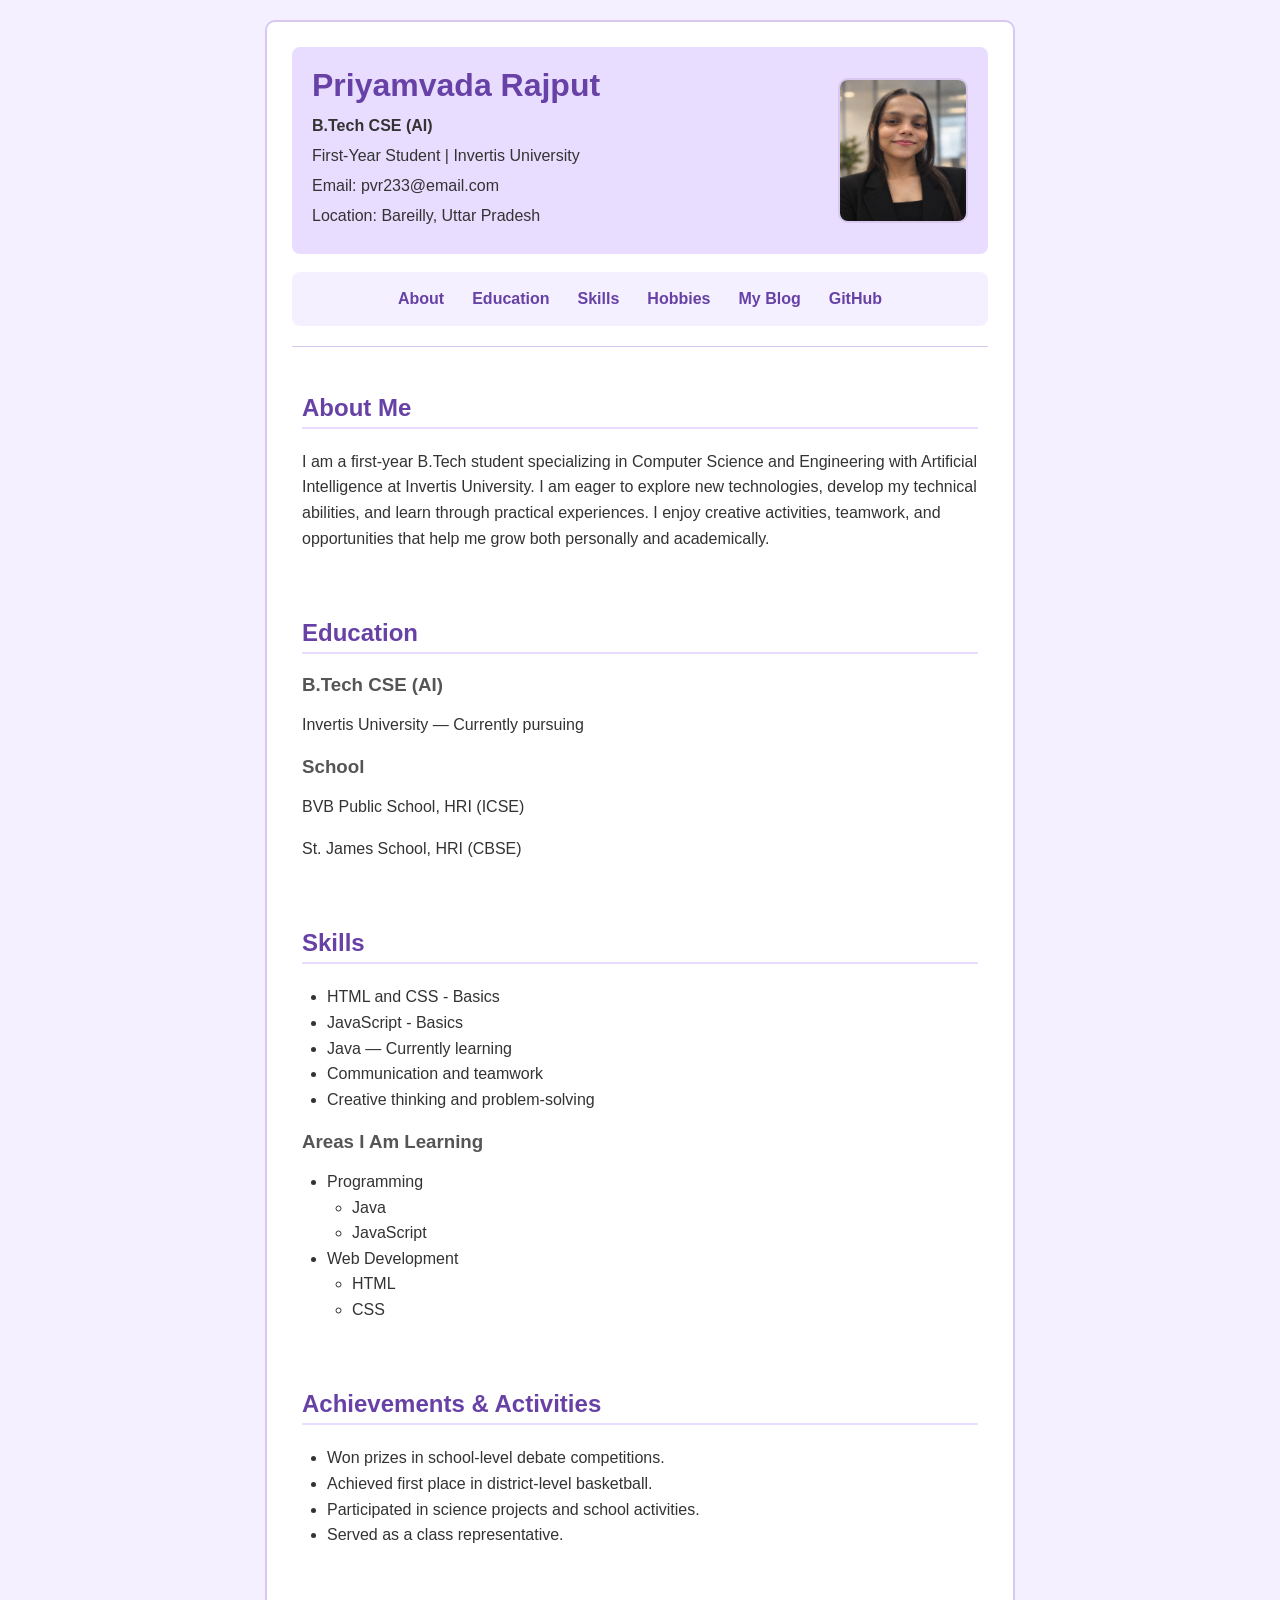
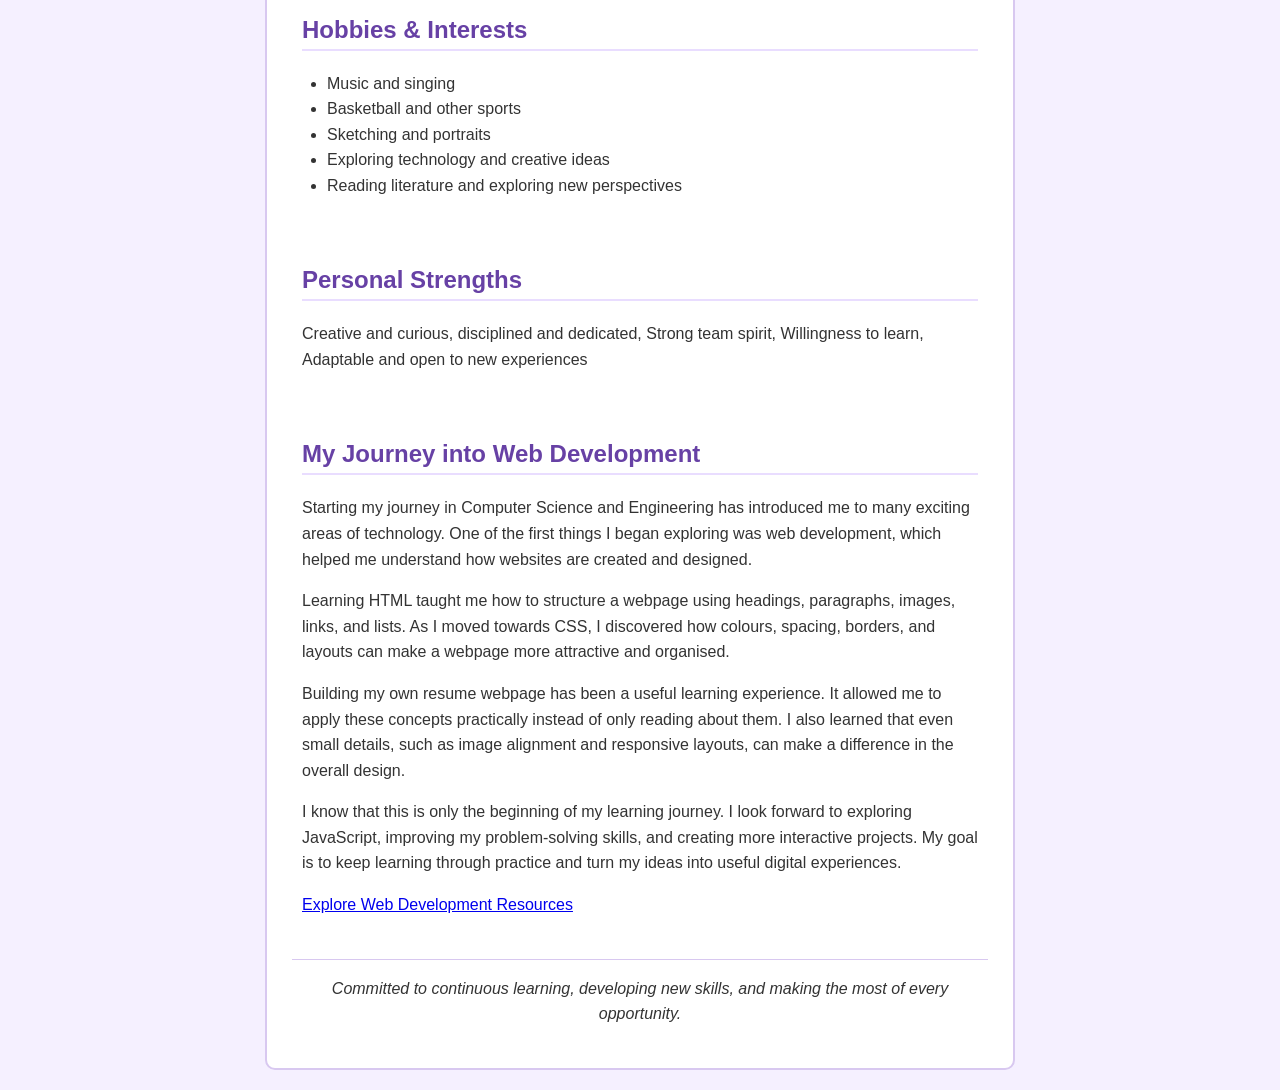
<file: index.html>
<!DOCTYPE html>
<html lang="en">
<head>
    <meta charset="UTF-8">
    <meta name="viewport" content="width=device-width, initial-scale=1.0">
    <title>My Resume</title>
</head>
<body>

<style>
    * {
        box-sizing: border-box;
    }

    body {
        font-family: Arial, sans-serif;
        background-color: #f5f0ff;
        margin: 0;
        padding: 20px;
        color: #333333;
    }
    .resume {
        width: 100%;
        max-width: 750px;
        margin: auto;
        background-color: white;
        padding: 25px;
        border: 2px solid #d8c8f0;
        border-radius: 10px;
    }
    .resume-header {
        display: flex;
        justify-content: space-between;
        align-items: center;
        gap: 15px;
        background-color: #e9ddff;
        padding: 20px;
        border-radius: 8px;
        width: 100%;
    }

    .header-info {
        flex: 1;
        min-width: 0;
        overflow-wrap: anywhere;
    }

    .header-info h1 {
        color: #6741a5;
        margin-top: 0;
        margin-bottom: 10px;
    }

    .header-info p {
        margin: 6px 0;
        line-height: 1.5;
    }
    .profile-photo {
        width: 130px;
        height: 145px;
        
        border-radius: 10px;
        border: 2px solid #d8c8f0;
        flex-shrink: 0;
        display: block;
    }
    .section {
        margin-top: 22px;
        padding: 5px 10px;
    }

    h2 {
        color: #6741a5;
        border-bottom: 2px solid #e9ddff;
        padding-bottom: 5px;
    }

    h3 {
        margin-bottom: 5px;
        color: #555555;
    }

    p, li {
        line-height: 1.6;
    }

    ul {
        padding-left: 25px;
    }

    .highlight {
        color: #6741a5;
        font-weight: bold;
    }

    hr {
        border: none;
        border-top: 1px solid #d8c8f0;
        margin-top: 20px;
    }

    footer p {
        text-align: center;
    }
    @media (max-width: 480px) {
        body {
            padding: 10px;
        }

        .resume {
            padding: 12px;
        }

        .resume-header {
            padding: 12px;
            gap: 10px;
        }

        .profile-photo {
            width: 80px;
            height: 95px;
        }

        .header-info h1 {
            font-size: 22px;
        }

        .section {
            padding: 5px;
        }
    }

    
.navigation {
    display: flex;
    flex-wrap: wrap;
    justify-content: center;
    gap: 12px;
    margin: 18px 0;
    padding: 12px;
    background-color: #f5f0ff;
    border-radius: 8px;
}

.navigation a {
    color: #6741a5;
    text-decoration: none;
    font-weight: bold;
    padding: 6px 8px;
}

.navigation a:hover {
    text-decoration: underline;
}

</style>

</head>

<body>

    <div class="resume">

        <!-- Personal Information -->
       <header class="resume-header">
    <div class="header-info">
        <h1>Priyamvada Rajput</h1>
        <p><strong>B.Tech CSE (AI)</strong></p>
        <p>First-Year Student | Invertis University</p>
        <p>Email: pvr233@email.com</p>
        <p>Location: Bareilly, Uttar Pradesh</p>
    </div>

    <img src="myphoto.jpeg"
         alt="My professional photo"
         class="profile-photo">
</header>
       
<nav class="navigation">
    <a href="#about">About</a>
    <a href="#education">Education</a>
    <a href="#skills">Skills</a>
    <a href="#hobbies">Hobbies</a>
    <a href="#blog">My Blog</a>
    <a href="https://github.com/" target="_blank" rel="noopener noreferrer">GitHub</a>
</nav>

     <main>
        <hr>

        <!-- About Me -->
        <section class="section" id="about">
            <h2>About Me</h2>
            <p>
            I am a first-year B.Tech student specializing in Computer Science and Engineering with Artificial Intelligence at Invertis University.
            I am eager to explore new technologies, develop my technical abilities, and learn through practical experiences.
            I enjoy creative activities, teamwork, and opportunities that help me grow both personally and academically.
            </p>
        </section>

        <!-- Education -->
        <section class="section" id="education">
            <h2>Education</h2>

            <h3>B.Tech CSE (AI)</h3>
            <p>Invertis University — Currently pursuing</p>

            <h3>School</h3>
            <p>BVB Public School, HRI (ICSE)</p>
            <p>St. James School, HRI (CBSE)</p>
        </section>

        <!-- Skills -->
        <section class="section" id="skills">
            <h2>Skills</h2>
            <ul>
                <li>HTML and CSS - Basics</li>
                <li>JavaScript - Basics</li>
                <li>Java — Currently learning</li>
                <li>Communication and teamwork</li>
                <li>Creative thinking and problem-solving</li>
            </ul>
            
            <h3>Areas I Am Learning</h3>
        <ul>
            <li>Programming
        <ul>
            <li>Java</li>
            <li>JavaScript</li>
        </ul>
            </li>
            <li>Web Development
        <ul>
            <li>HTML</li>
            <li>CSS</li>
        </ul>
            </li>
        </ul>

        </section>

        <!-- Achievements -->
        <section class="section" id="achievements">
            <h2>Achievements & Activities</h2>
            <ul>
                <li>Won prizes in school-level debate competitions.</li>
                <li>Achieved first place in district-level basketball.</li>
                <li>Participated in science projects and school activities.</li>
                <li>Served as a class representative.</li>
            </ul>
        </section>

        <!-- Hobbies -->
        <section class="section" id="hobbies">
            <h2>Hobbies & Interests</h2>
            <ul>
                <li>Music and singing</li>
                <li>Basketball and other sports</li>
                <li>Sketching and portraits</li>
                <li>Exploring technology and creative ideas</li>
                <li>Reading literature and exploring new perspectives</li>
            </ul>
        </section>

        <!-- Strengths -->
        <section class="section" id="strengths">
            <h2>Personal Strengths</h2>
            <p>
                Creative and curious, disciplined and dedicated, Strong team spirit, Willingness to learn, Adaptable and open to new experiences
            </p>
        </section>
          
<article class="section" id="blog">
    <h2>My Journey into Web Development</h2>

    <p>
        Starting my journey in Computer Science and Engineering
        has introduced me to many exciting areas of technology.
        One of the first things I began exploring was web development,
        which helped me understand how websites are created and designed.
    </p>

    <p>
        Learning HTML taught me how to structure a webpage using
        headings, paragraphs, images, links, and lists. As I moved
        towards CSS, I discovered how colours, spacing, borders,
        and layouts can make a webpage more attractive and organised.
    </p>

    <p>
        Building my own resume webpage has been a useful learning
        experience. It allowed me to apply these concepts practically
        instead of only reading about them. I also learned that even
        small details, such as image alignment and responsive layouts,
        can make a difference in the overall design.
    </p>

    <p>
        I know that this is only the beginning of my learning journey.
        I look forward to exploring JavaScript, improving my problem-solving
        skills, and creating more interactive projects. My goal is to keep
        learning through practice and turn my ideas into useful digital
        experiences.
    </p>

    <p>
        <a href="https://developer.mozilla.org/"
           target="_blank"
           rel="noopener noreferrer">
            Explore Web Development Resources
        </a>
    </p>
</article>
</main>
        <hr>

        <footer>
            <p style="text-align: center;">
                <em>Committed to continuous learning, developing new skills, and making the most of every opportunity.</em>
            </p>
        </footer>

    
</body>
</html>
</file>
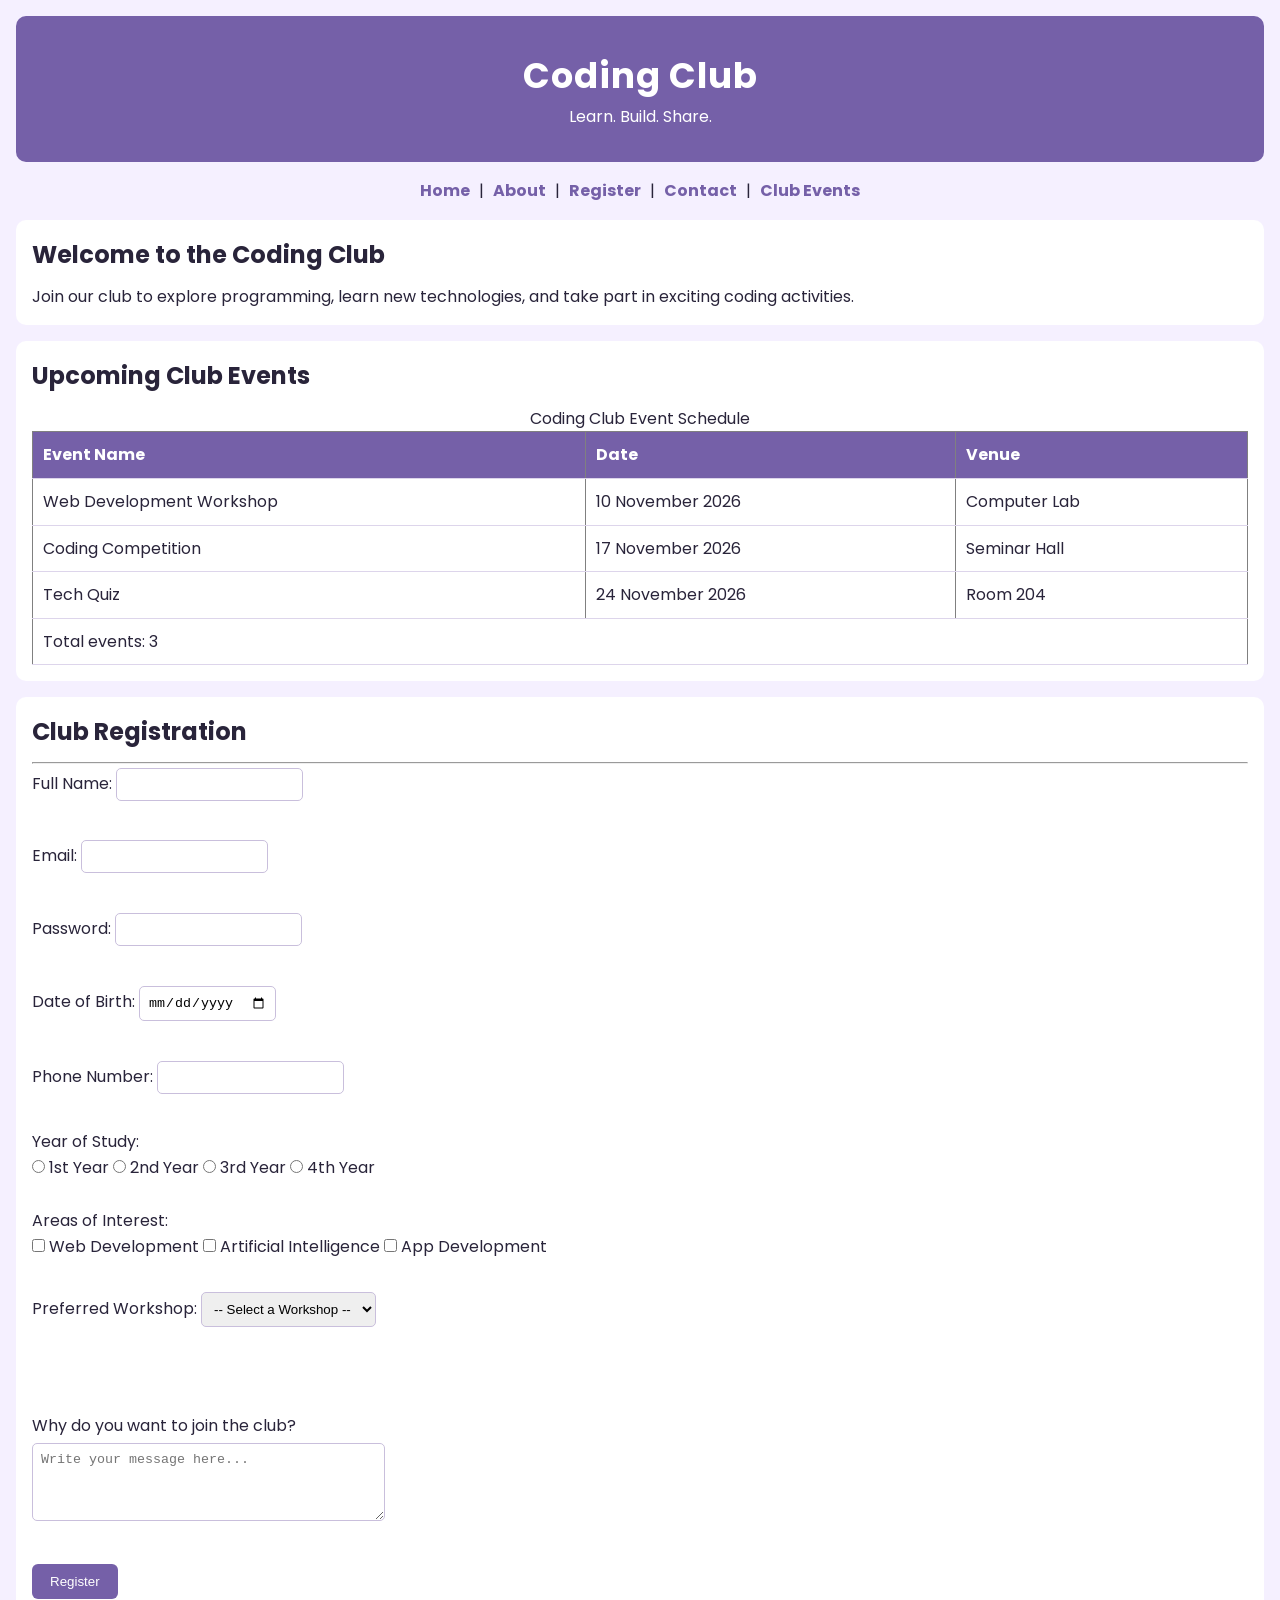
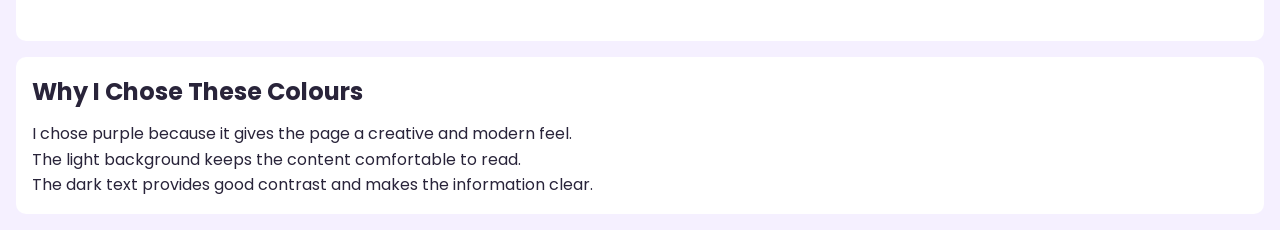
<file: week4/index.html>
<!DOCTYPE html>
<html lang="en">
<head>
    <meta charset="UTF-8">
    <meta name="viewport" content="width=device-width, initial-scale=1.0">
    <meta name="description" content="Join the Coding Club to learn programming, explore new technologies, and participate in exciting events.">
    <link rel="icon" href="final%20fav.ico" type="image/x-icon">
    <title>Coding Club</title>
    <link rel="preconnect" href="https://fonts.googleapis.com">
    <link rel="preconnect" href="https://fonts.gstatic.com" crossorigin>
    <link href="https://fonts.googleapis.com/css2?family=Poppins:wght@400;500;600;700&display=swap" rel="stylesheet">
    <style>
        :root {
            --brand: #7560a8;
            --light: #f5f0ff;
            --dark: #29243a;
            --gap: 16px;
        }

        * {
            margin: 0;
            padding: 0;
            box-sizing: border-box;
        }

        body {
            font-family: 'Poppins', sans-serif;
            background: var(--light);
            color: var(--dark);
            line-height: 1.6;
            padding: var(--gap);
        }

        h1 {
            font-size: 2.2rem;
            letter-spacing: 1px;
        }

        #hero {
            background: var(--brand);
            color: white;
            text-align: center;
            padding: 32px var(--gap);
            border-radius: 10px;
        }

        .card {
            background: white;
            padding: var(--gap);
            margin-top: var(--gap);
            border-radius: 10px;
        }
        nav {
            text-align: center;
            margin: var(--gap) 0;
        }

        nav a {
            color: var(--brand);
            text-decoration: none;
            font-weight: bold;
            margin: 0 5px;
        }

        h2 {
            margin-bottom: 10px;
        }

        table {
            width: 100%;
            border-collapse: collapse;
            margin-top: 10px;
        }

        th {
            background: var(--brand);
            color: white;
            text-align: left;
        }

        th, td {
            padding: 10px;
            border-bottom: 1px solid #ddd5eb;
        }

        input, select, textarea {
            padding: 8px;
            margin: 4px 0 10px;
            max-width: 100%;
            border: 1px solid #c9bfdc;
            border-radius: 5px;
        }

        button, input[type="submit"] {
            background: var(--brand);
            color: white;
            border: none;
            padding: 10px 18px;
            border-radius: 6px;
            cursor: pointer;
        }


      </style>


</head>
<body>
    <div id="hero">
    <h1>Coding Club</h1>
    <p>Learn. Build. Share.</p>
</div>
   
 <nav>
    <a href="index.html">Home</a> |
    <a href="about.html">About</a> |
    <a href="register.html">Register</a> |
    <a href="contact.html">Contact</a> |
    <a href="#events">Club Events</a>
 </nav>

    <div class="card">

    <h2>Welcome to the Coding Club</h2>
    <p>
        Join our club to explore programming, learn new technologies,
        and take part in exciting coding activities.
    </p>
    </div>

    <section id="events" class="card">
    <h2>Upcoming Club Events</h2>

    <table border="1">

        <caption>Coding Club Event Schedule</caption>

        <thead>
            <tr>
                <th>Event Name</th>
                <th>Date</th>
                <th>Venue</th>
            </tr>
        </thead>

        <tbody>
            <tr>
                <td>Web Development Workshop</td>
                <td>10 November 2026</td>
                <td>Computer Lab</td>
            </tr>
            <tr>
                <td>Coding Competition</td>
                <td>17 November 2026</td>
                <td>Seminar Hall</td>
            </tr>
            <tr>
                <td>Tech Quiz</td>
                <td>24 November 2026</td>
                <td>Room 204</td>
            </tr>
        </tbody>

         <tfoot>
            <tr>
                <td colspan="3">Total events: 3</td>
            </tr>
        </tfoot>

    </table>
    </section>

 <section id="register" class="card">
    <h2>Club Registration</h2>
    <hr>

    <form>
        <label for="name">Full Name:</label>
        <input type="text" id="name" name="name" required>

        <br><br>

        <label for="email">Email:</label>
        <input type="email" id="email" name="email" required>

        <br><br>

        <label for="password">Password:</label>
        <input type="password" id="password" name="password" required>

        <br><br>
        <label for="date">Date of Birth:</label>
<input type="date" id="date" name="date" required>

<br><br>

<label for="phone">Phone Number:</label>
<input type="tel" id="phone" name="phone" required>

<br><br>
<p>Year of Study:</p>

<input type="radio" id="year1" name="year" value="1" required>
<label for="year1">1st Year</label>

<input type="radio" id="year2" name="year" value="2">
<label for="year2">2nd Year</label>

<input type="radio" id="year3" name="year" value="3">
<label for="year3">3rd Year</label>

<input type="radio" id="year4" name="year" value="4">
<label for="year4">4th Year</label>

<br><br>
 
<p>Areas of Interest:</p>

<input type="checkbox" id="web" name="interest" value="Web Development">
<label for="web">Web Development</label>

<input type="checkbox" id="ai" name="interest" value="Artificial Intelligence">
<label for="ai">Artificial Intelligence</label>

<input type="checkbox" id="app" name="interest" value="App Development">
<label for="app">App Development</label>

<br><br>

<label for="course">Preferred Workshop:</label>
<select id="course" name="course" required>
    <option value="">-- Select a Workshop --</option>
    <option value="web">Web Development</option>
    <option value="ai">Artificial Intelligence</option>
    <option value="app">App Development</option>
</select>

<br><br>


</select>

<br><br>

<label for="message">Why do you want to join the club?</label>
<br>
<textarea id="message" name="message" rows="4" cols="40" placeholder="Write your message here..."></textarea>

<br><br>

</form>


<button type="submit">Register</button>

<br><br>


    </form>
</section>

<section class="card">
    <h2>Why I Chose These Colours</h2>
    <p>I chose purple because it gives the page a creative and modern feel.</p>
    <p>The light background keeps the content comfortable to read.</p>
    <p>The dark text provides good contrast and makes the information clear.</p>
</section>

</body>
</html>
</file>
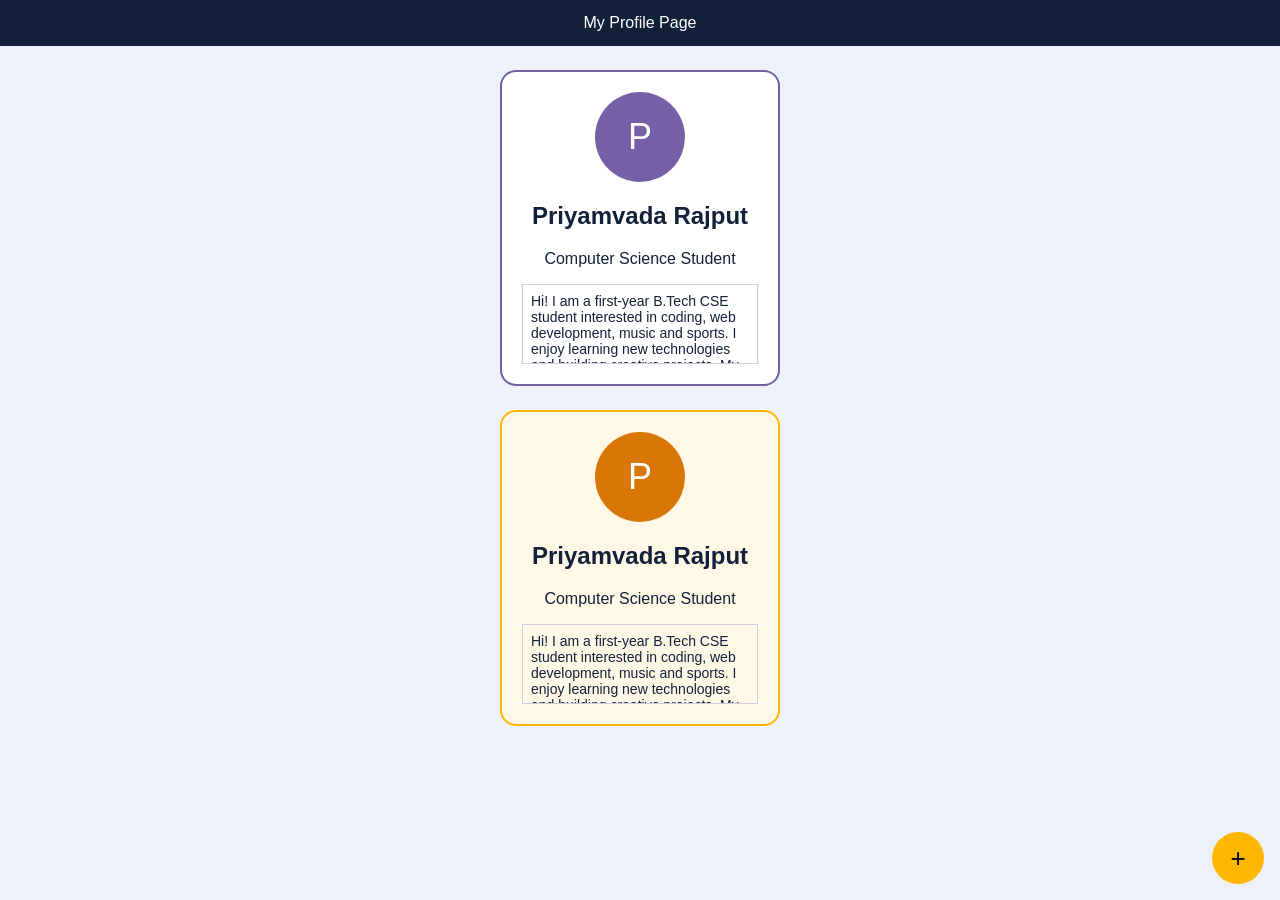
<file: week6/index.html>
<!DOCTYPE html>
<html lang="en">
<head>
    <meta charset="UTF-8">
    <meta name="viewport" content="width=device-width, initial-scale=1.0">
    <title>My Profile Card</title>

    <style>
        * {
            box-sizing: border-box;
        }

        body {
            margin: 0;
            font-family: Arial, sans-serif;
            background: #eef2f8;
            color: #12203a;
        }

        header {
            position: sticky;
            top: 0;
            z-index: 10;
            background: #12203a;
            color: white;
            padding: 14px;
            text-align: center;
        }

        .profile-card {
            width: 280px;
            margin: 24px auto;
            padding: 20px;
            background: white;
            border: 2px solid #7560a8;
            border-radius: 16px;
            text-align: center;
        }
        
        .profile-card-alt {
            background: #fff8e7;
            border-color: #ffb703;
        }

        .profile-card-alt .avatar {
            background: #d97706;
        }

            .avatar {
            width: 90px;
            height: 90px;
            margin: 0 auto 10px;
            border-radius: 50%;
            background: #7560a8;
            color: white;
            font-size: 36px;
            line-height: 90px;
        }

        .bio {
            height: 80px;
            overflow: auto;
            padding: 8px;
            margin-top: 12px;
            border: 1px solid #ccd;
            text-align: left;
            font-size: 14px;
        }

        .floating-button {
            z-index: 20;
            position: fixed;
            right: 16px;
            bottom: 16px;
            width: 52px;
            height: 52px;
            border: 0;
            border-radius: 50%;
            background: #ffb703;
            font-size: 26px;
            cursor: pointer;
        }
    </style>
</head>

<body>
    <header>My Profile Page</header>

    <div class="profile-card">
        <div class="avatar">P</div>
        <h2>Priyamvada Rajput</h2>
        <p>Computer Science Student</p>

        <div class="bio">
            Hi! I am a first-year B.Tech CSE student interested in
            coding, web development, music and sports. I enjoy learning
            new technologies and building creative projects. My goal is
            to improve my programming skills and create useful applications.
            Every new project is an opportunity to learn something different
            and improve my problem-solving skills.
        </div>
    </div>
<div class="profile-card profile-card-alt">
        <div class="avatar">P</div>
        <h2>Priyamvada Rajput</h2>
        <p>Computer Science Student</p>

        <div class="bio">
            Hi! I am a first-year B.Tech CSE student interested in
            coding, web development, music and sports. I enjoy learning
            new technologies and building creative projects. My goal is
            to improve my programming skills and create useful applications.
            Every new project is an opportunity to learn something different
            and improve my problem-solving skills.
        </div>
    </div>
    
    <button class="floating-button" aria-label="Add">+</button>
</body>
</html>
</file>
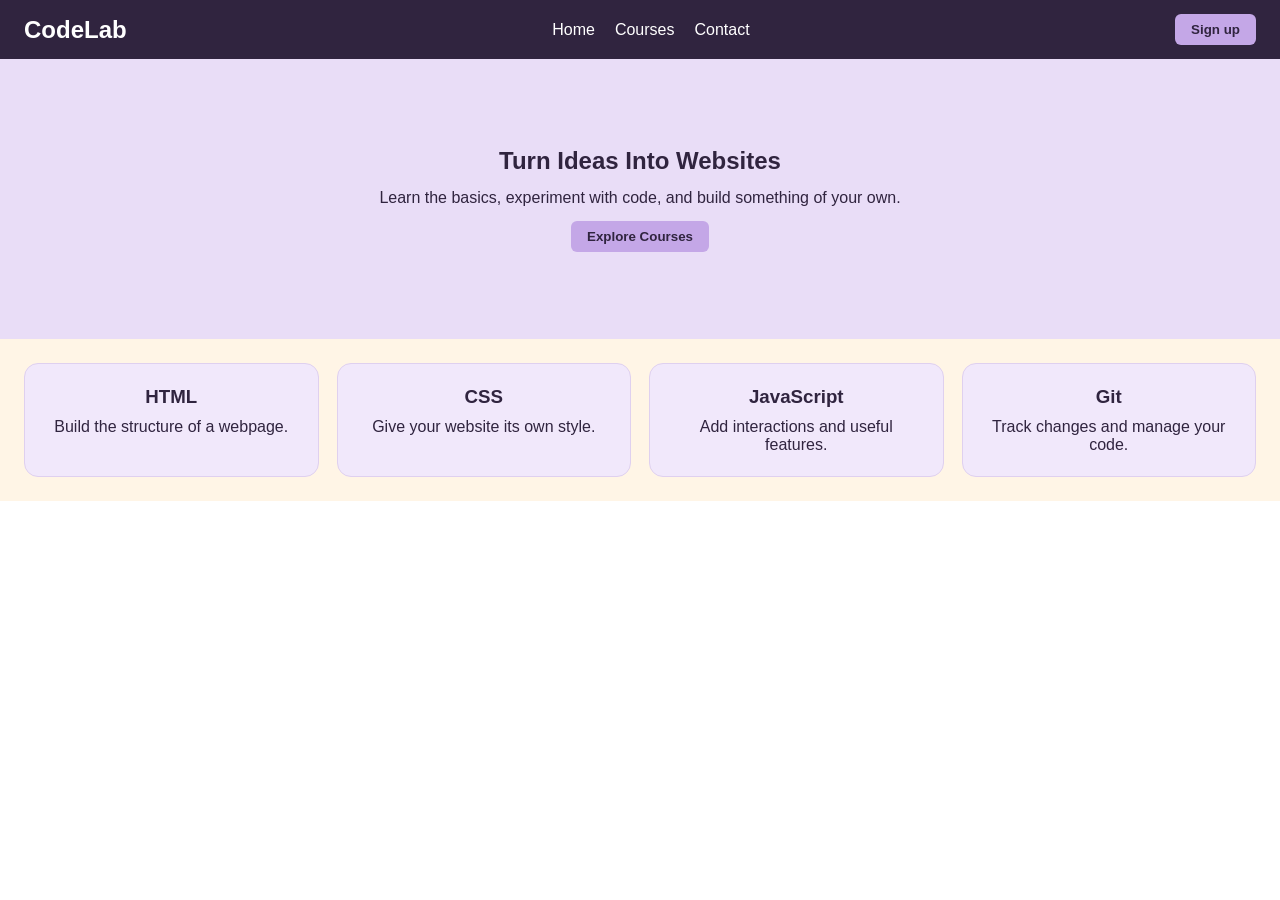
<file: week7/index.html>
<!DOCTYPE html>
<html lang="en">
<head>
    <meta charset="UTF-8">
    <meta name="viewport" content="width=device-width, initial-scale=1.0">
    <title>CodeLab - Learn Web Development</title>

    <style>
        * {
            margin: 0;
            padding: 0;
            box-sizing: border-box;
        }

        body {
            font-family: Arial, sans-serif;
            color: #12203a;
        }

        /* Navbar: logo left, links and button right */
        nav {
            display: flex;
            justify-content: space-between;
            align-items: center;
            padding: 14px 24px;
            background: #30243f;
            color: #ffffff;
        }

        nav ul {
            display: flex;
            gap: 20px;
            list-style: none;
        }

        nav a {
            color: white;
            text-decoration: none;
        }

        .btn {
            background: #c4a7e7;
            color: #30243f;
            border: 0;
            padding: 8px 16px;
            border-radius: 6px;
            font-weight: bold;
            cursor: pointer;
        }
    
        /* Hero banner */
        .hero {
            display: flex;
            flex-direction: column;
            align-items: center;
            justify-content: center;
            gap: 14px;
            min-height: 280px;
            padding: 24px;
            text-align: center;
            background: #e9ddf7;
            color: #30243f;
        }

        .hero p {
            font-size: 16px;
        }

    
        /* Flexible feature cards */
        .cards {
            display: flex;
            flex-wrap: wrap;
            gap: 18px;
            padding: 24px;
            background: #fff5e6;
        }

        .card {
            flex: 1 1 200px;
            background: #f1e8fb;
            color: #30243f;
            padding: 22px;
            border: 1px solid #dfd0ef;
            border-radius: 14px;
            text-align: center;
        }

        .card h3 {
            margin-bottom: 10px;
        }

    </style>

</head>
<body>

    <nav>
        <h2>CodeLab</h2>

        <ul>
            <li><a href="#">Home</a></li>
            <li><a href="#">Courses</a></li>
            <li><a href="#">Contact</a></li>
        </ul>

        <button class="btn">Sign up</button>
    </nav>

    <section class="hero">
        <h1>Turn Ideas Into Websites</h1>
        <p>Learn the basics, experiment with code, and build something of your own.</p>
        <button class="btn">Explore Courses</button>
    </section>
    
    <section class="cards">
        <div class="card">
            <h3>HTML</h3>
            <p>Build the structure of a webpage.</p>
        </div>

        <div class="card">
            <h3>CSS</h3>
            <p>Give your website its own style.</p>
        </div>

        <div class="card">
            <h3>JavaScript</h3>
            <p>Add interactions and useful features.</p>
        </div>

        <div class="card">
            <h3>Git</h3>
            <p>Track changes and manage your code.</p>
        </div>
    </section>

</body>
</html>
</file>
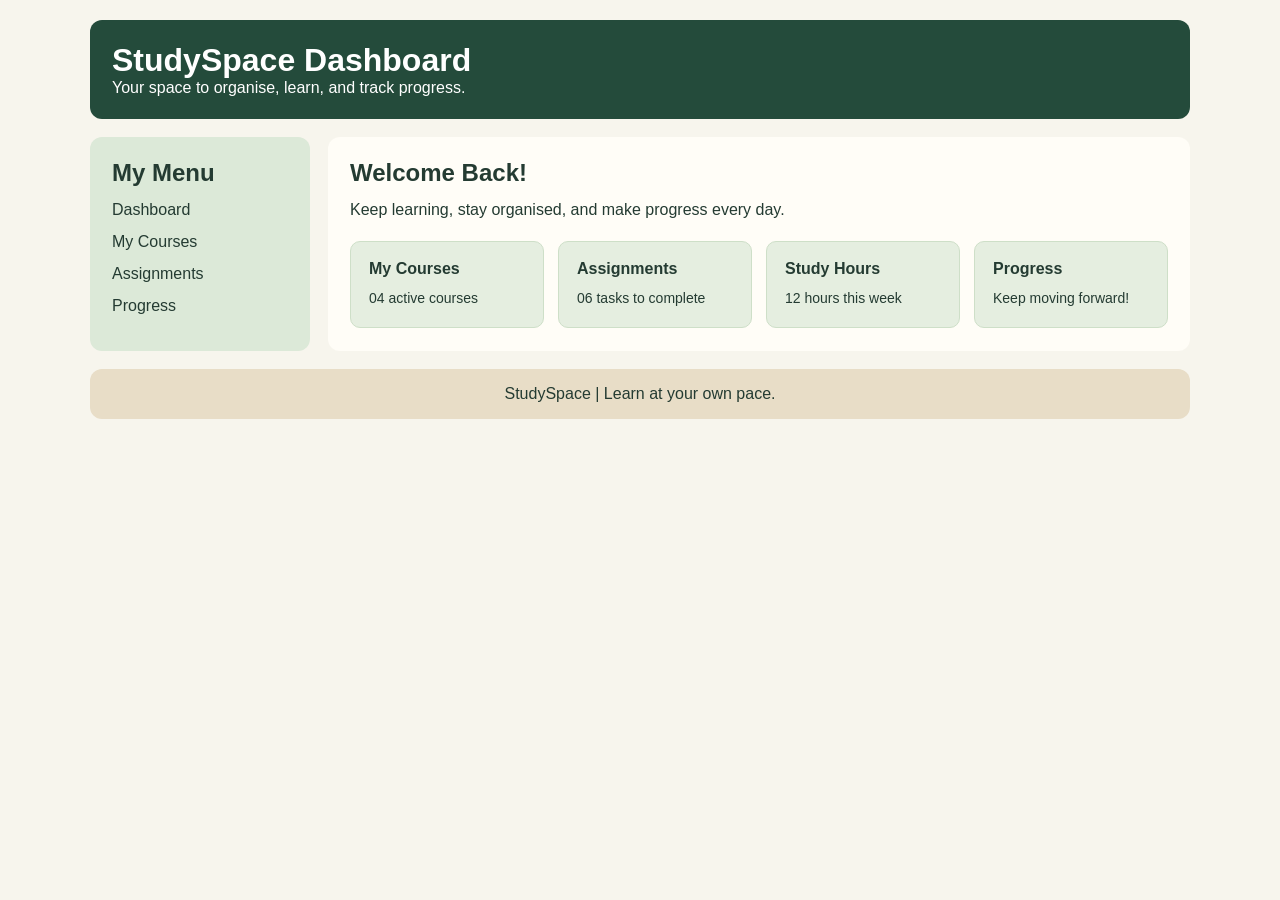
<file: week8/index.html>
<!DOCTYPE html>
<html lang="en">
<head>
    <meta charset="UTF-8">
    <meta name="viewport" content="width=device-width, initial-scale=1.0">
    <title>StudySpace Dashboard</title>

    <style>
        * {
            margin: 0;
            padding: 0;
            box-sizing: border-box;
        }

        body {
            font-family: Arial, sans-serif;
            background: #f7f5ed;
            color: #243b32;
            padding: 20px;
        }

        .dashboard {
            display: grid;
            grid-template-columns: 220px 1fr;
            grid-template-rows: auto 1fr auto;
            grid-template-areas:
                "head head"
                "side main"
                "foot foot";
            gap: 18px;
            max-width: 1100px;
            margin: auto;
        }

        .header {
            grid-area: head;
            background: #244b3b;
            color: white;
            padding: 22px;
            border-radius: 12px;
        }

        .sidebar {
            grid-area: side;
            background: #dce9d8;
            padding: 22px;
            border-radius: 12px;
        }

        .main {
            grid-area: main;
            background: #fffdf7;
            padding: 22px;
            border-radius: 12px;
        }

        .footer {
            grid-area: foot;
            background: #e8ddc7;
            padding: 16px;
            text-align: center;
            border-radius: 12px;
        }
        
        .stats-grid {
            display: grid;
            grid-template-columns: repeat(auto-fit, minmax(150px, 1fr));
            gap: 14px;
            margin-top: 22px;
        }

        .stat-card {
            display: flex;
            flex-direction: column;
            gap: 10px;
            background: #e5eee0;
            padding: 18px;
            border-radius: 10px;
            border: 1px solid #cedfc8;
        }

        .stat-card h3 {
            font-size: 16px;
        }

        .stat-card p {
            font-size: 14px;
            line-height: 1.5;
        }


        h2 {
            margin-bottom: 14px;
        }

        .sidebar p {
            margin: 14px 0;
        }
    
        /* Responsive layout for smaller screens */
        @media (max-width: 700px) {
            body {
                padding: 12px;
            }

            .dashboard {
                grid-template-columns: 1fr;
                grid-template-areas:
                    "head"
                    "side"
                    "main"
                    "foot";
            }

            .header,
            .sidebar,
            .main,
            .footer {
                min-width: 0;
            }

            .stats-grid {
                grid-template-columns: repeat(auto-fit, minmax(150px, 1fr));
            }
        }

    </style>
</head>

<body>
    <div class="dashboard">

        <header class="header">
            <h1>StudySpace Dashboard</h1>
            <p>Your space to organise, learn, and track progress.</p>
        </header>

        <aside class="sidebar">
            <h2>My Menu</h2>
            <p>Dashboard</p>
            <p>My Courses</p>
            <p>Assignments</p>
            <p>Progress</p>
        </aside>

        
<main class="main">
    <h2>Welcome Back!</h2>
    <p>Keep learning, stay organised, and make progress every day.</p>

    <div class="stats-grid">
        <div class="stat-card">
            <h3>My Courses</h3>
            <p>04 active courses</p>
        </div>

        <div class="stat-card">
            <h3>Assignments</h3>
            <p>06 tasks to complete</p>
        </div>

        <div class="stat-card">
            <h3>Study Hours</h3>
            <p>12 hours this week</p>
        </div>

        <div class="stat-card">
            <h3>Progress</h3>
            <p>Keep moving forward!</p>
        </div>
    </div>
</main>


        <footer class="footer">
            <p>StudySpace | Learn at your own pace.</p>
        </footer>

    </div>
</body>
</html>
</file>
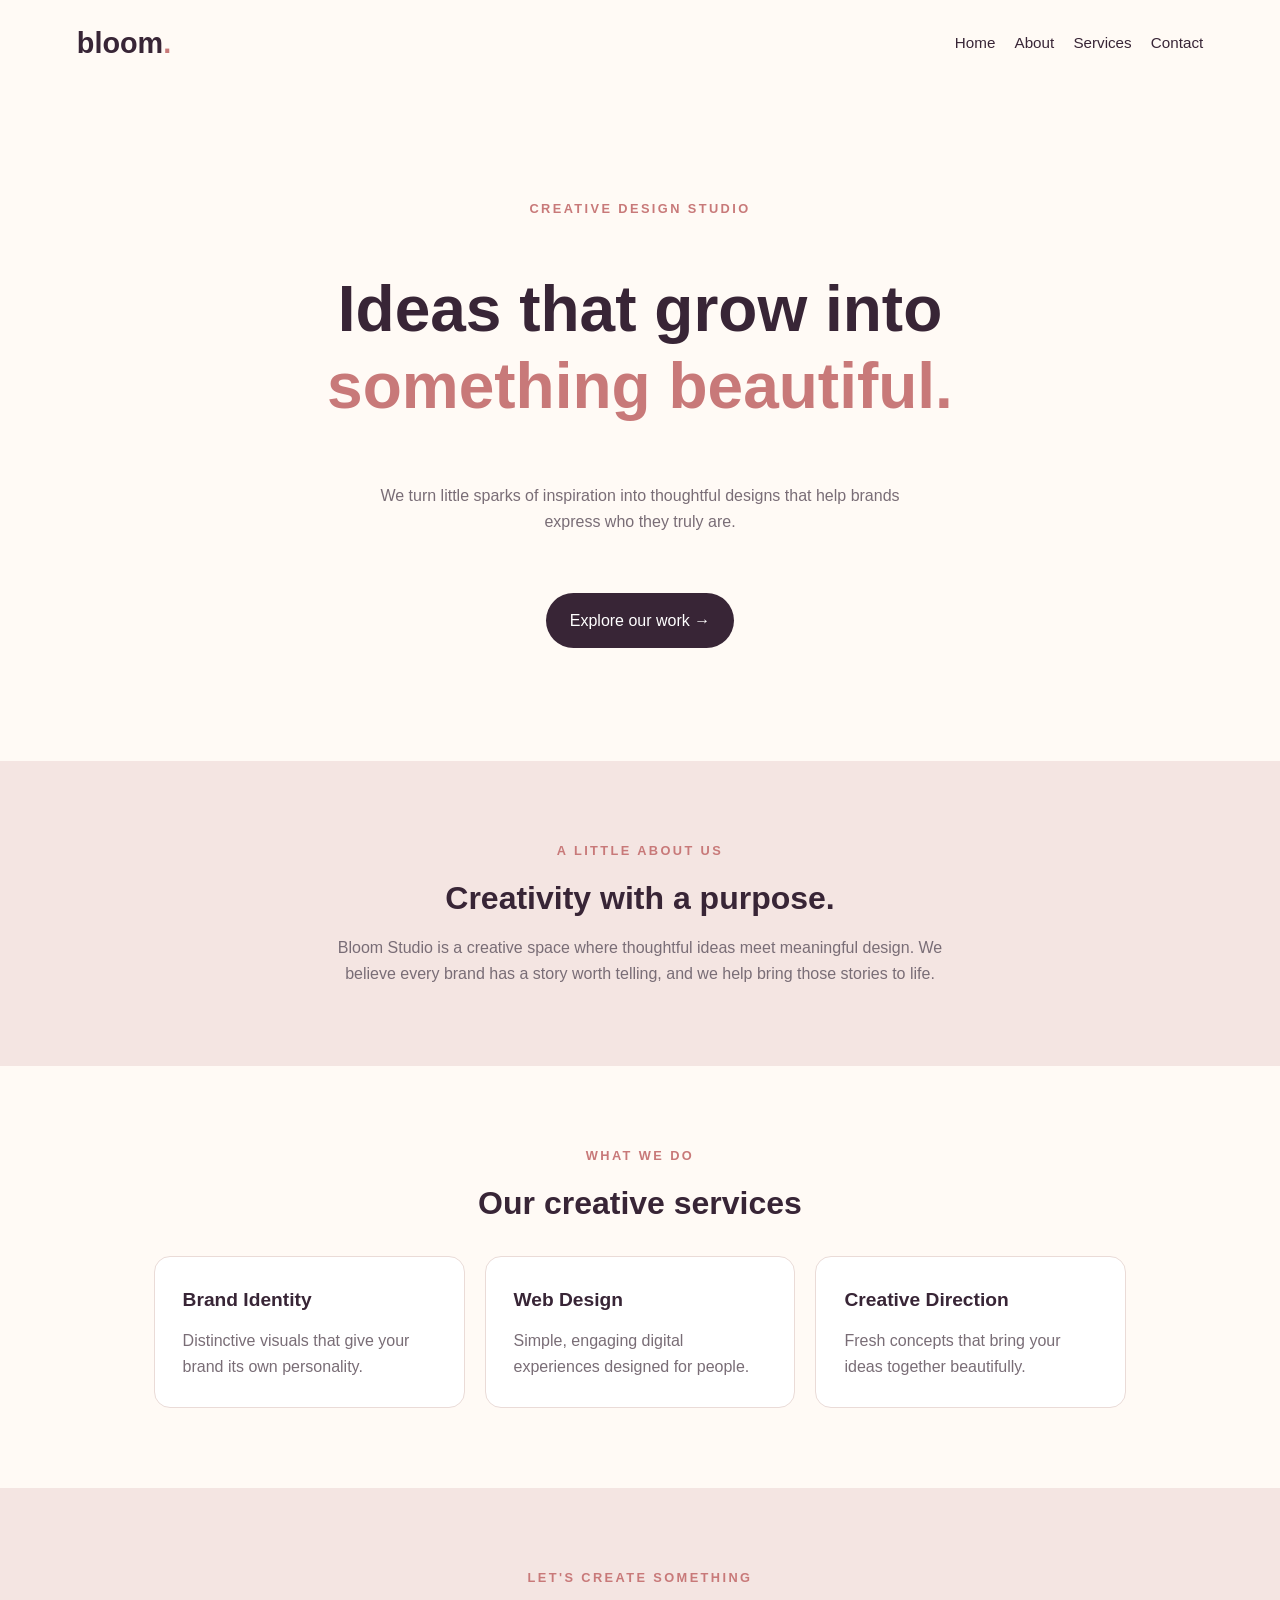
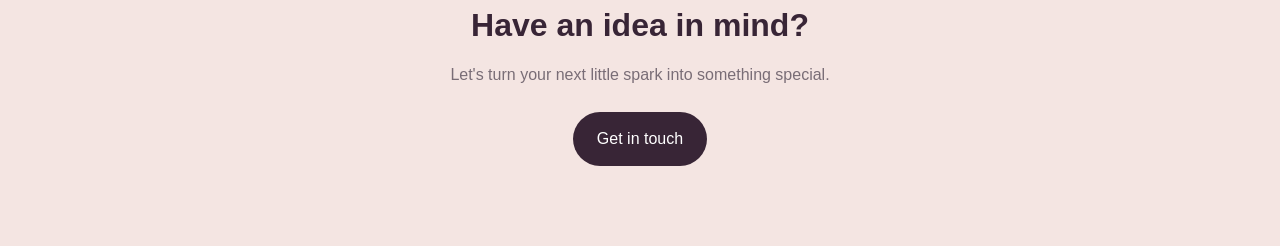
<file: week9/index.html>
<!DOCTYPE html>
<html lang="en">
<head>
    <meta charset="UTF-8">
    <meta name="viewport" content="width=device-width, initial-scale=1.0">
    <title>Bloom Studio | Creative Ideas</title>
    <link rel="stylesheet" href="style.css">
</head>
<body>

    <header>
        <nav>
            <a href="#" class="logo">bloom<span>.</span></a>

            <ul>
                <li><a href="#home">Home</a></li>
                <li><a href="#about">About</a></li>
                <li><a href="#services">Services</a></li>
                <li><a href="#contact">Contact</a></li>
            </ul>
        </nav>
    </header>

    <main>
        <section id="home" class="hero">
            <p class="eyebrow">CREATIVE DESIGN STUDIO</p>
            <h1>Ideas that grow into <span>something beautiful.</span></h1>
            <p class="hero-text">
                We turn little sparks of inspiration into thoughtful designs
                that help brands express who they truly are.
            </p>
            <a href="#services" class="cta-button">Explore our work →</a>
        </section>
        
<section id="about" class="about">
    <p class="eyebrow">A LITTLE ABOUT US</p>
    <h2>Creativity with a purpose.</h2>
    <p>
        Bloom Studio is a creative space where thoughtful ideas meet
        meaningful design. We believe every brand has a story worth
        telling, and we help bring those stories to life.
    </p>
</section>

<section id="services" class="services">
    <p class="eyebrow">WHAT WE DO</p>
    <h2>Our creative services</h2>

    <div class="service-grid">
        <article class="service-card">
            <h3>Brand Identity</h3>
            <p>Distinctive visuals that give your brand its own personality.</p>
        </article>

        <article class="service-card">
            <h3>Web Design</h3>
            <p>Simple, engaging digital experiences designed for people.</p>
        </article>

        <article class="service-card">
            <h3>Creative Direction</h3>
            <p>Fresh concepts that bring your ideas together beautifully.</p>
        </article>
    </div>
</section>

<section id="contact" class="contact">
    <p class="eyebrow">LET'S CREATE SOMETHING</p>
    <h2>Have an idea in mind?</h2>
    <p>Let's turn your next little spark into something special.</p>
    <a href="mailto:hello@bloomstudio.example" class="cta-button">
        Get in touch
    </a>
</section>

    </main>

</body>
</html>
</file>
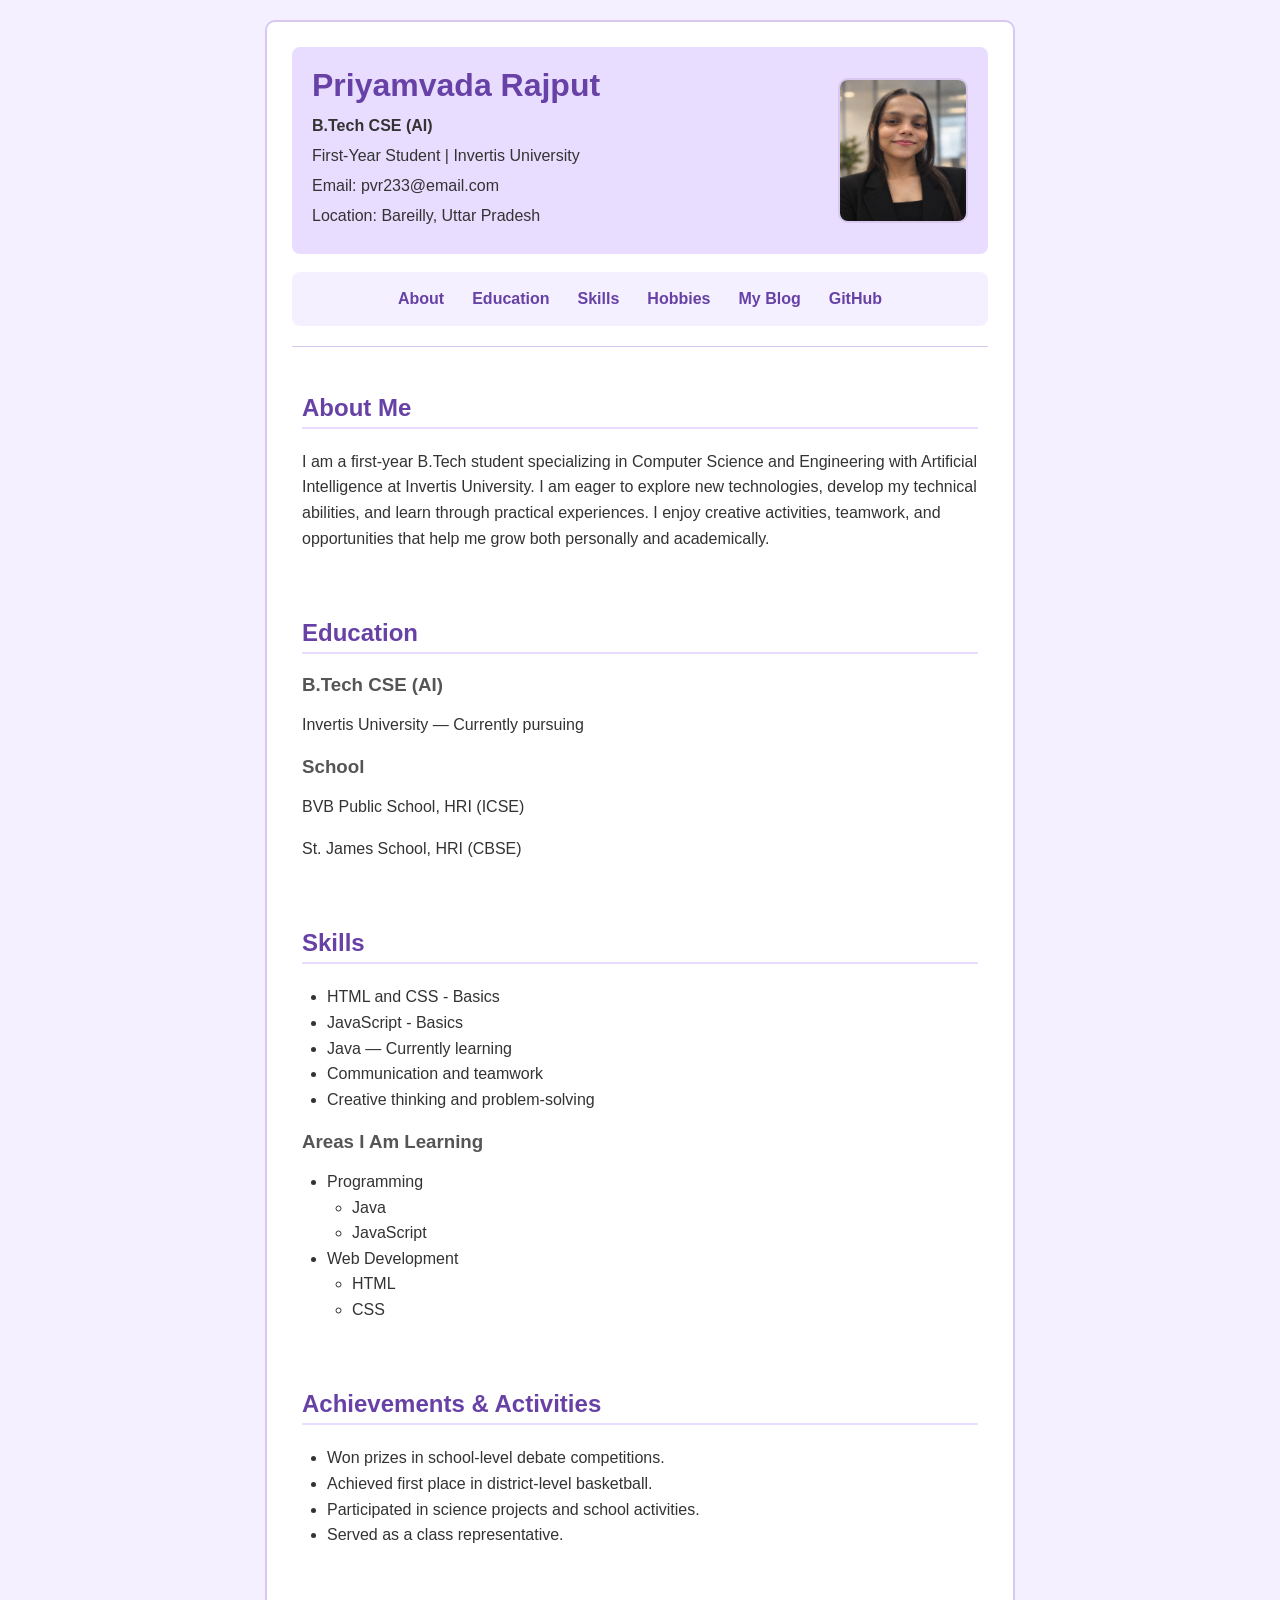
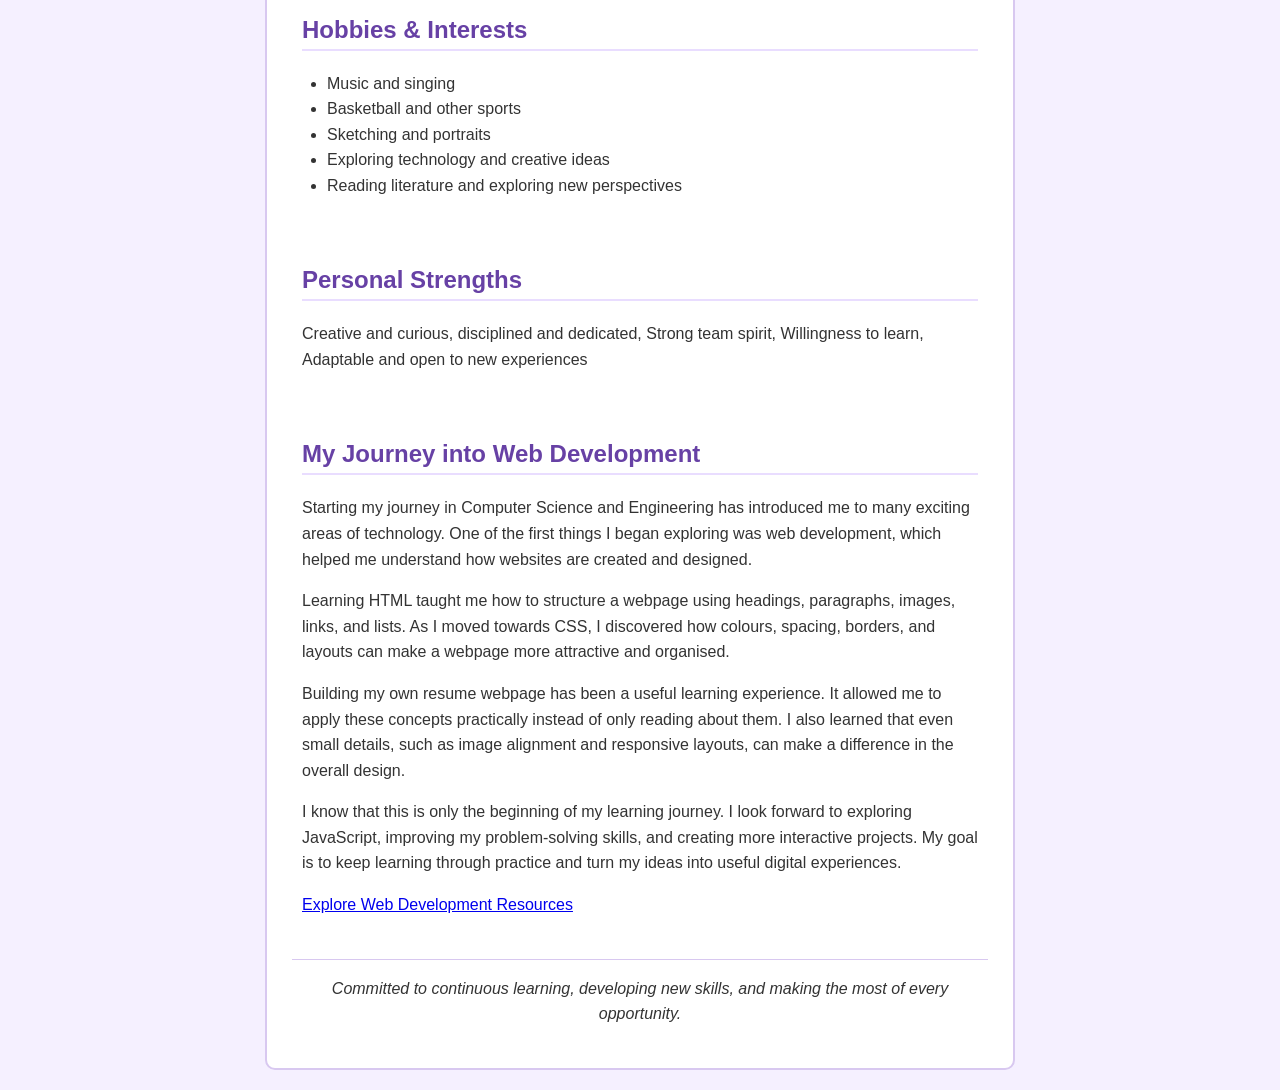
<file: resume.html>
<!DOCTYPE html>
<html lang="en">
<head>
    <meta charset="UTF-8">
    <meta name="viewport" content="width=device-width, initial-scale=1.0">
    <title>My Resume</title>
</head>
<body>

<style>
    * {
        box-sizing: border-box;
    }

    body {
        font-family: Arial, sans-serif;
        background-color: #f5f0ff;
        margin: 0;
        padding: 20px;
        color: #333333;
    }
    .resume {
        width: 100%;
        max-width: 750px;
        margin: auto;
        background-color: white;
        padding: 25px;
        border: 2px solid #d8c8f0;
        border-radius: 10px;
    }
    .resume-header {
        display: flex;
        justify-content: space-between;
        align-items: center;
        gap: 15px;
        background-color: #e9ddff;
        padding: 20px;
        border-radius: 8px;
        width: 100%;
    }

    .header-info {
        flex: 1;
        min-width: 0;
        overflow-wrap: anywhere;
    }

    .header-info h1 {
        color: #6741a5;
        margin-top: 0;
        margin-bottom: 10px;
    }

    .header-info p {
        margin: 6px 0;
        line-height: 1.5;
    }
    .profile-photo {
        width: 130px;
        height: 145px;
        
        border-radius: 10px;
        border: 2px solid #d8c8f0;
        flex-shrink: 0;
        display: block;
    }
    .section {
        margin-top: 22px;
        padding: 5px 10px;
    }

    h2 {
        color: #6741a5;
        border-bottom: 2px solid #e9ddff;
        padding-bottom: 5px;
    }

    h3 {
        margin-bottom: 5px;
        color: #555555;
    }

    p, li {
        line-height: 1.6;
    }

    ul {
        padding-left: 25px;
    }

    .highlight {
        color: #6741a5;
        font-weight: bold;
    }

    hr {
        border: none;
        border-top: 1px solid #d8c8f0;
        margin-top: 20px;
    }

    footer p {
        text-align: center;
    }
    @media (max-width: 480px) {
        body {
            padding: 10px;
        }

        .resume {
            padding: 12px;
        }

        .resume-header {
            padding: 12px;
            gap: 10px;
        }

        .profile-photo {
            width: 80px;
            height: 95px;
        }

        .header-info h1 {
            font-size: 22px;
        }

        .section {
            padding: 5px;
        }
    }

    
.navigation {
    display: flex;
    flex-wrap: wrap;
    justify-content: center;
    gap: 12px;
    margin: 18px 0;
    padding: 12px;
    background-color: #f5f0ff;
    border-radius: 8px;
}

.navigation a {
    color: #6741a5;
    text-decoration: none;
    font-weight: bold;
    padding: 6px 8px;
}

.navigation a:hover {
    text-decoration: underline;
}

</style>

</head>

<body>

    <div class="resume">

        <!-- Personal Information -->
       <header class="resume-header">
    <div class="header-info">
        <h1>Priyamvada Rajput</h1>
        <p><strong>B.Tech CSE (AI)</strong></p>
        <p>First-Year Student | Invertis University</p>
        <p>Email: pvr233@email.com</p>
        <p>Location: Bareilly, Uttar Pradesh</p>
    </div>

    <img src="myphoto.jpeg"
         alt="My professional photo"
         class="profile-photo">
</header>
       
<nav class="navigation">
    <a href="#about">About</a>
    <a href="#education">Education</a>
    <a href="#skills">Skills</a>
    <a href="#hobbies">Hobbies</a>
    <a href="#blog">My Blog</a>
    <a href="https://github.com/" target="_blank" rel="noopener noreferrer">GitHub</a>
</nav>

     <main>
        <hr>

        <!-- About Me -->
        <section class="section" id="about">
            <h2>About Me</h2>
            <p>
            I am a first-year B.Tech student specializing in Computer Science and Engineering with Artificial Intelligence at Invertis University.
            I am eager to explore new technologies, develop my technical abilities, and learn through practical experiences.
            I enjoy creative activities, teamwork, and opportunities that help me grow both personally and academically.
            </p>
        </section>

        <!-- Education -->
        <section class="section" id="education">
            <h2>Education</h2>

            <h3>B.Tech CSE (AI)</h3>
            <p>Invertis University — Currently pursuing</p>

            <h3>School</h3>
            <p>BVB Public School, HRI (ICSE)</p>
            <p>St. James School, HRI (CBSE)</p>
        </section>

        <!-- Skills -->
        <section class="section" id="skills">
            <h2>Skills</h2>
            <ul>
                <li>HTML and CSS - Basics</li>
                <li>JavaScript - Basics</li>
                <li>Java — Currently learning</li>
                <li>Communication and teamwork</li>
                <li>Creative thinking and problem-solving</li>
            </ul>
            
            <h3>Areas I Am Learning</h3>
        <ul>
            <li>Programming
        <ul>
            <li>Java</li>
            <li>JavaScript</li>
        </ul>
            </li>
            <li>Web Development
        <ul>
            <li>HTML</li>
            <li>CSS</li>
        </ul>
            </li>
        </ul>

        </section>

        <!-- Achievements -->
        <section class="section" id="achievements">
            <h2>Achievements & Activities</h2>
            <ul>
                <li>Won prizes in school-level debate competitions.</li>
                <li>Achieved first place in district-level basketball.</li>
                <li>Participated in science projects and school activities.</li>
                <li>Served as a class representative.</li>
            </ul>
        </section>

        <!-- Hobbies -->
        <section class="section" id="hobbies">
            <h2>Hobbies & Interests</h2>
            <ul>
                <li>Music and singing</li>
                <li>Basketball and other sports</li>
                <li>Sketching and portraits</li>
                <li>Exploring technology and creative ideas</li>
                <li>Reading literature and exploring new perspectives</li>
            </ul>
        </section>

        <!-- Strengths -->
        <section class="section" id="strengths">
            <h2>Personal Strengths</h2>
            <p>
                Creative and curious, disciplined and dedicated, Strong team spirit, Willingness to learn, Adaptable and open to new experiences
            </p>
        </section>
          
<article class="section" id="blog">
    <h2>My Journey into Web Development</h2>

    <p>
        Starting my journey in Computer Science and Engineering
        has introduced me to many exciting areas of technology.
        One of the first things I began exploring was web development,
        which helped me understand how websites are created and designed.
    </p>

    <p>
        Learning HTML taught me how to structure a webpage using
        headings, paragraphs, images, links, and lists. As I moved
        towards CSS, I discovered how colours, spacing, borders,
        and layouts can make a webpage more attractive and organised.
    </p>

    <p>
        Building my own resume webpage has been a useful learning
        experience. It allowed me to apply these concepts practically
        instead of only reading about them. I also learned that even
        small details, such as image alignment and responsive layouts,
        can make a difference in the overall design.
    </p>

    <p>
        I know that this is only the beginning of my learning journey.
        I look forward to exploring JavaScript, improving my problem-solving
        skills, and creating more interactive projects. My goal is to keep
        learning through practice and turn my ideas into useful digital
        experiences.
    </p>

    <p>
        <a href="https://developer.mozilla.org/"
           target="_blank"
           rel="noopener noreferrer">
            Explore Web Development Resources
        </a>
    </p>
</article>
</main>
        <hr>

        <footer>
            <p style="text-align: center;">
                <em>Committed to continuous learning, developing new skills, and making the most of every opportunity.</em>
            </p>
        </footer>

    
</body>
</html>
</file>
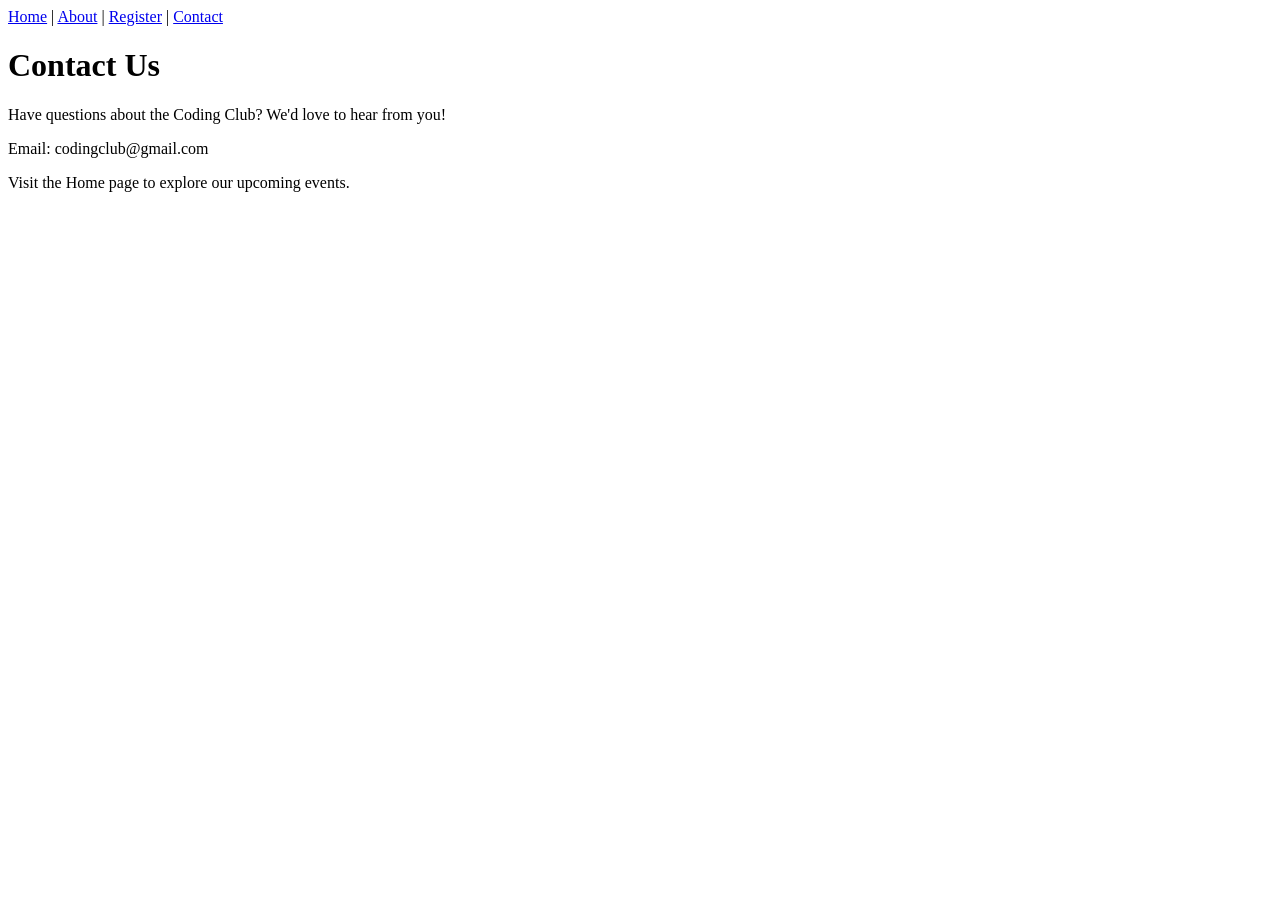
<file: week4/contact.html>
<!DOCTYPE html>
<html lang="en">
<head>
    <meta charset="UTF-8">
    <meta name="viewport" content="width=device-width, initial-scale=1.0">
    <meta name="description" content="Contact the Coding Club.">
    <link rel="icon" href="final%20fav.ico" type="image/x-icon">
    <title>Contact - Coding Club</title>
</head>
<body>
    <nav>
        <a href="index.html">Home</a> |
        <a href="about.html">About</a> |
        <a href="register.html">Register</a> |
        <a href="contact.html">Contact</a>
    </nav>

    <h1>Contact Us</h1>
    <p>Have questions about the Coding Club? We'd love to hear from you!</p>

    <p>Email: codingclub@gmail.com</p>
    <p>Visit the Home page to explore our upcoming events.</p>
</body>
</html>
</file>
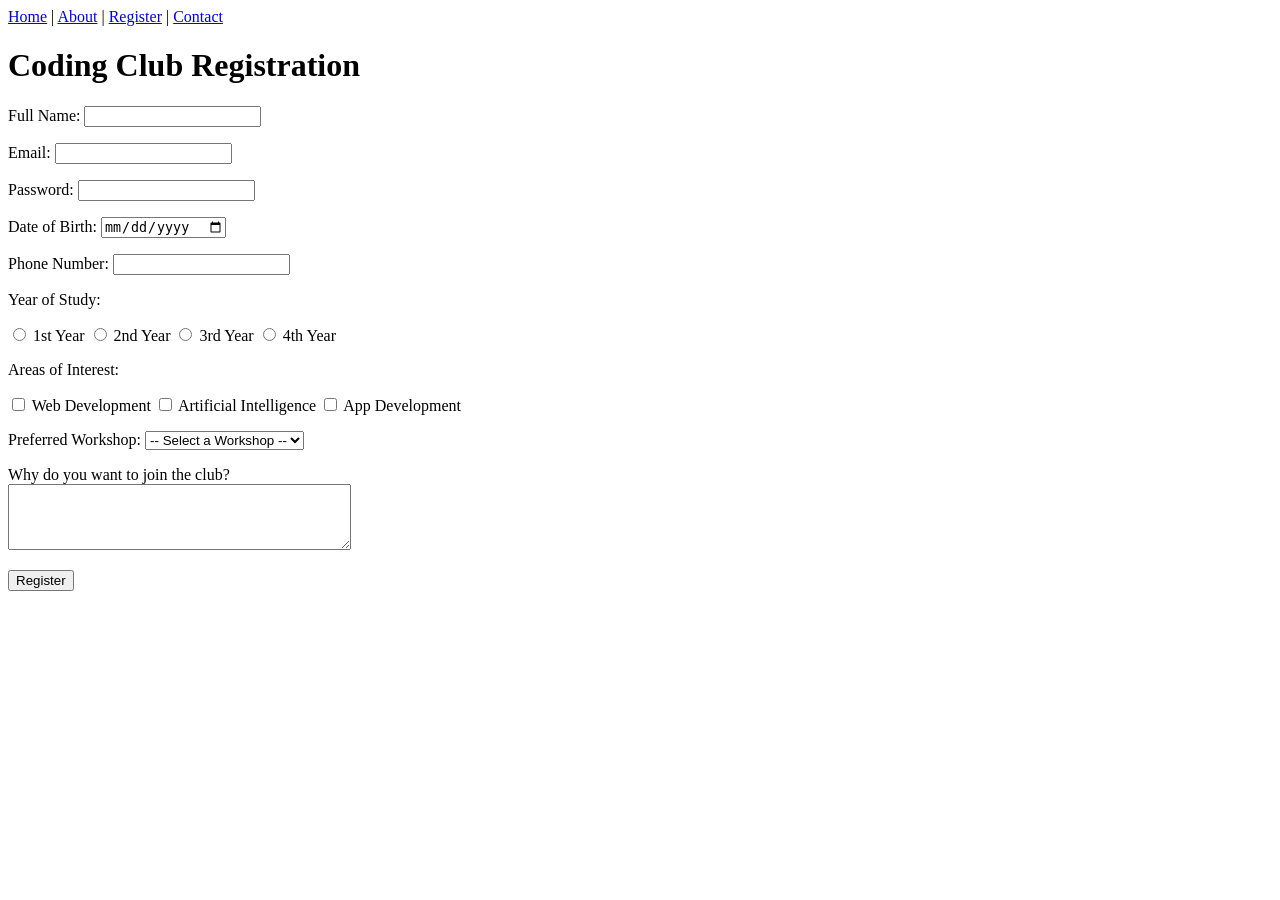
<file: week4/register.html>
<!DOCTYPE html>
<html lang="en">
<head>
    <meta charset="UTF-8">
    <meta name="viewport" content="width=device-width, initial-scale=1.0">
    <meta name="description" content="Register for the Coding Club.">
    <link rel="icon" href="final%20fav.ico" type="image/x-icon">
    <title>Register - Coding Club</title>
</head>
<body>
    <nav>
        <a href="index.html">Home</a> |
        <a href="about.html">About</a> |
        <a href="register.html">Register</a> |
        <a href="contact.html">Contact</a>
    </nav>

    <h1>Coding Club Registration</h1>

    <form>
        <p>
            <label for="name">Full Name:</label>
            <input type="text" id="name" name="name" required>
        </p>

        <p>
            <label for="email">Email:</label>
            <input type="email" id="email" name="email" required>
        </p>

        <p>
            <label for="password">Password:</label>
            <input type="password" id="password" name="password" required>
        </p>

        <p>
            <label for="date">Date of Birth:</label>
            <input type="date" id="date" name="date" required>
        </p>

        <p>
            <label for="phone">Phone Number:</label>
            <input type="tel" id="phone" name="phone" required>
        </p>

        <p>Year of Study:</p>
        <input type="radio" id="year1" name="year" value="1" required>
        <label for="year1">1st Year</label>

        <input type="radio" id="year2" name="year" value="2">
        <label for="year2">2nd Year</label>

        <input type="radio" id="year3" name="year" value="3">
        <label for="year3">3rd Year</label>

        <input type="radio" id="year4" name="year" value="4">
        <label for="year4">4th Year</label>

        <p>Areas of Interest:</p>
        <input type="checkbox" id="web" name="interest" value="Web Development">
        <label for="web">Web Development</label>

        <input type="checkbox" id="ai" name="interest" value="AI">
        <label for="ai">Artificial Intelligence</label>

        <input type="checkbox" id="app" name="interest" value="App Development">
        <label for="app">App Development</label>

        <p>
            <label for="course">Preferred Workshop:</label>
            <select id="course" name="course" required>
                <option value="">-- Select a Workshop --</option>
                <option value="web">Web Development</option>
                <option value="ai">Artificial Intelligence</option>
                <option value="app">App Development</option>
            </select>
        </p>

        <p>
            <label for="message">Why do you want to join the club?</label><br>
            <textarea id="message" name="message" rows="4" cols="40"></textarea>
        </p>

        <button type="submit">Register</button>
    </form>
</body>
</html>
</file>
<file: week9/style.css>
/* Bloom Studio — Responsive Landing Page */

/* 1. Base styles */

:root {
    --rose: #c87979;
    --ivory: #fffaf5;
    --plum: #382536;
    --muted: #796d76;
    --light-rose: #f4e5e2;
}

* {
    margin: 0;
    padding: 0;
    box-sizing: border-box;
}

html {
    scroll-behavior: smooth;
}

body {
    font-family: Arial, sans-serif;
    background-color: var(--ivory);
    color: var(--plum);
    line-height: 1.6;
    font-size: 1rem;
}

header {
    padding: 1.25rem 6%;
}

nav {
    display: flex;
    flex-direction: column;
    align-items: center;
    gap: 1rem;
}

.logo {
    color: var(--plum);
    font-size: 1.8rem;
    font-weight: bold;
    text-decoration: none;
}

.logo span {
    color: var(--rose);
}

nav ul {
    display: flex;
    flex-wrap: wrap;
    justify-content: center;
    gap: 1.2rem;
    list-style: none;
}

nav ul a {
    color: var(--plum);
    text-decoration: none;
    font-size: 0.95rem;
}

nav ul a:hover {
    color: var(--rose);
}

/* 2. Hero section */

.hero {
    display: grid;
    place-items: center;
    text-align: center;
    padding: 5rem 8%;
    min-height: 75vh;
}

.eyebrow {
    color: var(--rose);
    font-size: 0.8rem;
    font-weight: bold;
    letter-spacing: 0.15rem;
    margin-bottom: 1rem;
}

.hero h1 {
    font-size: 2.5rem;
    line-height: 1.2;
    max-width: 750px;
}

.hero h1 span {
    color: var(--rose);
}

.hero-text {
    color: var(--muted);
    max-width: 550px;
    margin: 1.5rem 0;
}

.cta-button {
    display: inline-block;
    background-color: var(--plum);
    color: white;
    padding: 0.9rem 1.5rem;
    border-radius: 2rem;
    text-decoration: none;
    transition: background-color 0.3s ease;
}

.cta-button:hover {
    background-color: var(--rose);
}

/* 3. About section */

.about {
    padding: 4rem 8%;
    background-color: var(--light-rose);
    text-align: center;
}

.about h2,
.services h2,
.contact h2 {
    font-size: 2rem;
    line-height: 1.3;
    margin-bottom: 1rem;
}

.about > p:last-child {
    max-width: 650px;
    margin: 0 auto;
    color: var(--muted);
}

/* 4. Services section */

.services {
    padding: 4rem 8%;
    text-align: center;
}

.service-grid {
    display: grid;
    grid-template-columns: 1fr;
    gap: 1.25rem;
    margin-top: 2rem;
    text-align: left;
}

.service-card {
    padding: 1.75rem;
    background-color: white;
    border: 1px solid #eadbd7;
    border-radius: 1rem;
}

.service-card h3 {
    font-size: 1.2rem;
    margin-bottom: 0.75rem;
}

.service-card p {
    color: var(--muted);
}

/* 5. Contact section */

.contact {
    padding: 4rem 8%;
    text-align: center;
    background-color: var(--light-rose);
}

.contact > p:not(.eyebrow) {
    color: var(--muted);
    margin: 1rem 0 1.5rem;
}

/* 6. Tablet layout — 768px and above */

@media (min-width: 768px) {
    nav {
        flex-direction: row;
        justify-content: space-between;
    }

    .hero h1 {
        font-size: 3.5rem;
    }

    .service-grid {
        grid-template-columns: repeat(2, 1fr);
    }
}

/* 7. Desktop layout — 1024px and above */

@media (min-width: 1024px) {
    .hero {
        padding: 6rem 12%;
    }

    .hero h1 {
        font-size: 4rem;
    }

    .about,
    .services,
    .contact {
        padding: 5rem 12%;
    }

    .service-grid {
        grid-template-columns: repeat(3, 1fr);
    }
}
</file>
